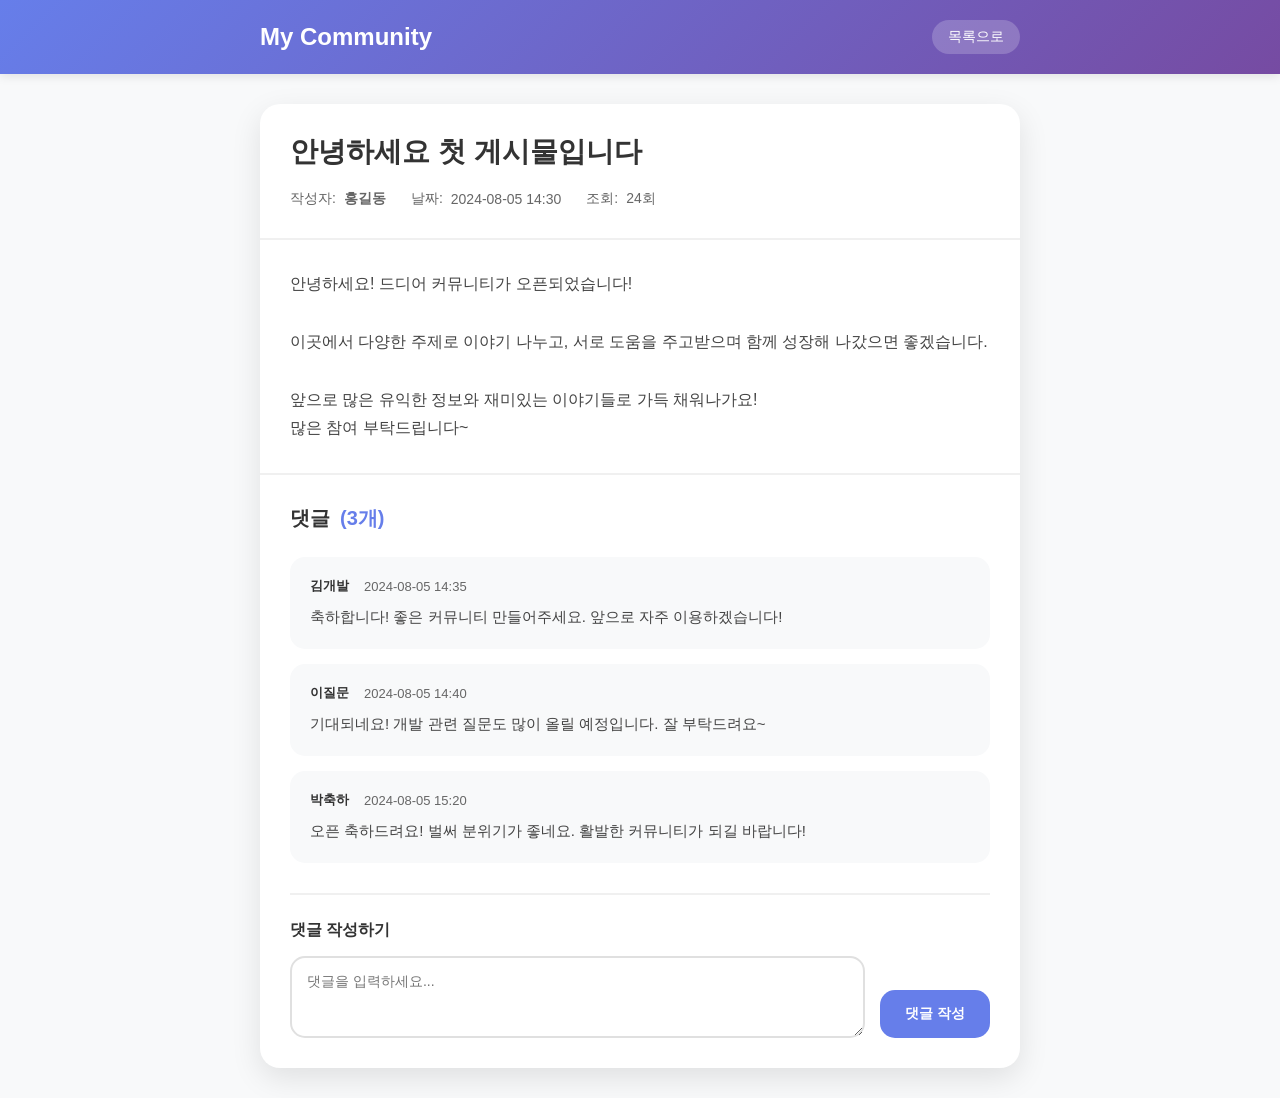
<file: lesson2/sample-post-detail.html>
<!DOCTYPE html>
<html lang="ko">
<head>
    <meta charset="UTF-8">
    <meta name="viewport" content="width=device-width, initial-scale=1.0">
    <title>My Community - 게시물 상세</title>
    <style>
        * {
            margin: 0;
            padding: 0;
            box-sizing: border-box;
        }

        body {
            font-family: -apple-system, BlinkMacSystemFont, 'Segoe UI', Roboto, sans-serif;
            background: #f8f9fa;
            min-height: 100vh;
        }

        .header {
            background: linear-gradient(135deg, #667eea 0%, #764ba2 100%);
            color: white;
            padding: 20px 0;
            box-shadow: 0 2px 10px rgba(0,0,0,0.1);
        }

        .header-content {
            max-width: 800px;
            margin: 0 auto;
            padding: 0 20px;
            display: flex;
            justify-content: space-between;
            align-items: center;
            flex-wrap: wrap;
            gap: 15px;
        }

        .logo {
            font-size: 24px;
            font-weight: bold;
        }

        .back-btn {
            padding: 8px 16px;
            background: rgba(255,255,255,0.2);
            border: none;
            border-radius: 20px;
            color: white;
            cursor: pointer;
            font-size: 14px;
            transition: background 0.3s ease;
        }

        .back-btn:hover {
            background: rgba(255,255,255,0.3);
        }

        .container {
            max-width: 800px;
            margin: 0 auto;
            padding: 30px 20px;
        }

        .post-container {
            background: white;
            border-radius: 20px;
            overflow: hidden;
            box-shadow: 0 10px 30px rgba(0,0,0,0.1);
        }

        .post-header {
            padding: 30px;
            border-bottom: 2px solid #f0f0f0;
        }

        .post-title {
            color: #333;
            font-size: 28px;
            font-weight: bold;
            margin-bottom: 20px;
            line-height: 1.3;
        }

        .post-meta {
            display: flex;
            align-items: center;
            gap: 25px;
            color: #666;
            font-size: 14px;
            flex-wrap: wrap;
        }

        .meta-item {
            display: flex;
            align-items: center;
            gap: 8px;
        }

        .post-content {
            padding: 30px;
            border-bottom: 2px solid #f0f0f0;
        }

        .post-text {
            color: #444;
            font-size: 16px;
            line-height: 1.8;
            margin-bottom: 0;
        }

        .comments-section {
            padding: 30px;
        }

        .comments-header {
            color: #333;
            font-size: 20px;
            font-weight: 600;
            margin-bottom: 25px;
            display: flex;
            align-items: center;
            gap: 10px;
        }

        .comment-item {
            background: #f8f9fa;
            border-radius: 15px;
            padding: 20px;
            margin-bottom: 15px;
            transition: all 0.3s ease;
        }

        .comment-item:hover {
            background: #e9ecef;
            transform: translateX(5px);
        }

        .comment-meta {
            display: flex;
            align-items: center;
            gap: 15px;
            margin-bottom: 10px;
            color: #666;
            font-size: 13px;
        }

        .comment-author {
            font-weight: 600;
            color: #333;
        }

        .comment-text {
            color: #444;
            font-size: 15px;
            line-height: 1.6;
        }

        .comment-form {
            margin-top: 30px;
            padding-top: 25px;
            border-top: 2px solid #f0f0f0;
        }

        .comment-form h4 {
            color: #333;
            margin-bottom: 15px;
            font-size: 16px;
        }

        .comment-input-group {
            display: flex;
            gap: 15px;
            align-items: flex-end;
        }

        .comment-textarea {
            flex: 1;
            padding: 15px;
            border: 2px solid #e0e0e0;
            border-radius: 15px;
            font-size: 14px;
            resize: vertical;
            min-height: 80px;
            font-family: inherit;
            transition: border-color 0.3s ease;
        }

        .comment-textarea:focus {
            outline: none;
            border-color: #667eea;
            box-shadow: 0 0 0 3px rgba(102, 126, 234, 0.1);
        }

        .comment-submit {
            padding: 15px 25px;
            background: #667eea;
            color: white;
            border: none;
            border-radius: 15px;
            font-size: 14px;
            font-weight: 600;
            cursor: pointer;
            transition: all 0.3s ease;
            white-space: nowrap;
        }

        .comment-submit:hover {
            background: #5a67d8;
            transform: translateY(-2px);
        }

        @media (max-width: 600px) {
            .header-content {
                flex-direction: column;
                text-align: center;
            }

            .post-title {
                font-size: 24px;
            }

            .post-meta {
                flex-direction: column;
                align-items: flex-start;
                gap: 10px;
            }

            .comment-input-group {
                flex-direction: column;
            }

            .comment-submit {
                width: 100%;
            }
        }
    </style>
</head>
<body>
    <header class="header">
        <div class="header-content">
            <div class="logo">My Community</div>
            <button class="back-btn" onclick="alert('게시물 목록으로 돌아갑니다!')">목록으로</button>
        </div>
    </header>

    <div class="container">
        <div class="post-container">
            <!-- 게시물 헤더 -->
            <div class="post-header">
                <h1 class="post-title">안녕하세요 첫 게시물입니다</h1>
                <div class="post-meta">
                    <span class="meta-item">
                        <span>작성자:</span>
                        <span><strong>홍길동</strong></span>
                    </span>
                    <span class="meta-item">
                        <span>날짜:</span>
                        <span>2024-08-05 14:30</span>
                    </span>
                    <span class="meta-item">
                        <span>조회:</span>
                        <span>24회</span>
                    </span>
                </div>
            </div>

            <!-- 게시물 내용 -->
            <div class="post-content">
                <p class="post-text">
                    안녕하세요! 드디어 커뮤니티가 오픈되었습니다!<br><br>

                    이곳에서 다양한 주제로 이야기 나누고, 서로 도움을 주고받으며 함께 성장해 나갔으면 좋겠습니다.<br><br>

                    앞으로 많은 유익한 정보와 재미있는 이야기들로 가득 채워나가요!<br>
                    많은 참여 부탁드립니다~
                </p>
            </div>

            <!-- 댓글 섹션 -->
            <div class="comments-section">
                <h3 class="comments-header">
                    댓글 <span style="color: #667eea;">(3개)</span>
                </h3>

                <!-- 댓글 목록 -->
                <div class="comment-item">
                    <div class="comment-meta">
                        <span class="comment-author">김개발</span>
                        <span>2024-08-05 14:35</span>
                    </div>
                    <p class="comment-text">축하합니다! 좋은 커뮤니티 만들어주세요. 앞으로 자주 이용하겠습니다!</p>
                </div>

                <div class="comment-item">
                    <div class="comment-meta">
                        <span class="comment-author">이질문</span>
                        <span>2024-08-05 14:40</span>
                    </div>
                    <p class="comment-text">기대되네요! 개발 관련 질문도 많이 올릴 예정입니다. 잘 부탁드려요~</p>
                </div>

                <div class="comment-item">
                    <div class="comment-meta">
                        <span class="comment-author">박축하</span>
                        <span>2024-08-05 15:20</span>
                    </div>
                    <p class="comment-text">오픈 축하드려요! 벌써 분위기가 좋네요. 활발한 커뮤니티가 되길 바랍니다!</p>
                </div>

                <!-- 댓글 작성 폼 -->
                <div class="comment-form">
                    <h4>댓글 작성하기</h4>
                    <div class="comment-input-group">
                        <textarea class="comment-textarea" placeholder="댓글을 입력하세요..." rows="3"></textarea>
                        <button class="comment-submit" onclick="submitComment()">댓글 작성</button>
                    </div>
                </div>
            </div>
        </div>
    </div>

    <script>
        function submitComment() {
            var textarea = document.querySelector('.comment-textarea');
            var text = textarea.value.trim();

            if (!text) {
                alert('댓글 내용을 입력해주세요!');
                return;
            }

            alert('댓글이 작성되었습니다!\n(실제로는 데이터베이스에 저장됩니다)');
            textarea.value = '';
        }

        // 댓글 입력창 포커스 효과
        document.querySelector('.comment-textarea').addEventListener('focus', function() {
            this.parentElement.style.transform = 'scale(1.01)';
            this.parentElement.style.transition = 'transform 0.2s ease';
        });

        document.querySelector('.comment-textarea').addEventListener('blur', function() {
            this.parentElement.style.transform = 'scale(1)';
        });

        // Enter 키로 댓글 작성 (Shift+Enter는 줄바꿈)
        document.querySelector('.comment-textarea').addEventListener('keydown', function(e) {
            if (e.key === 'Enter' && !e.shiftKey) {
                e.preventDefault();
                submitComment();
            }
        });
    </script>
</body>
</html>
</file>
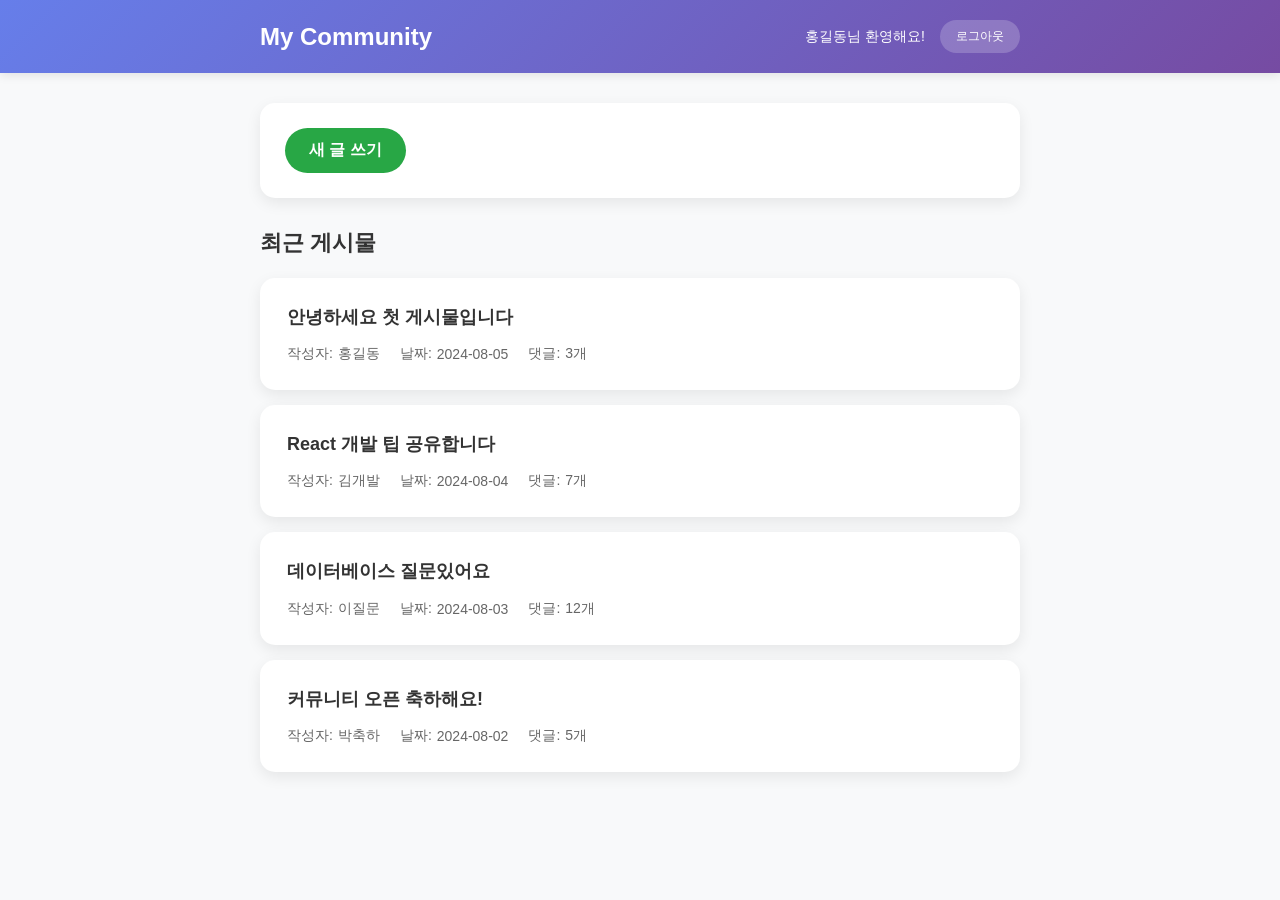
<file: lesson2/sample-posts.html>
<!DOCTYPE html>
<html lang="ko">
<head>
    <meta charset="UTF-8">
    <meta name="viewport" content="width=device-width, initial-scale=1.0">
    <title>My Community - 게시물 목록</title>
    <style>
        * {
            margin: 0;
            padding: 0;
            box-sizing: border-box;
        }

        body {
            font-family: -apple-system, BlinkMacSystemFont, 'Segoe UI', Roboto, sans-serif;
            background: #f8f9fa;
            min-height: 100vh;
        }

        .header {
            background: linear-gradient(135deg, #667eea 0%, #764ba2 100%);
            color: white;
            padding: 20px 0;
            box-shadow: 0 2px 10px rgba(0,0,0,0.1);
        }

        .header-content {
            max-width: 800px;
            margin: 0 auto;
            padding: 0 20px;
            display: flex;
            justify-content: space-between;
            align-items: center;
            flex-wrap: wrap;
            gap: 15px;
        }

        .logo {
            font-size: 24px;
            font-weight: bold;
        }

        .user-info {
            display: flex;
            align-items: center;
            gap: 15px;
            flex-wrap: wrap;
        }

        .welcome {
            font-size: 14px;
        }

        .logout-btn {
            padding: 8px 16px;
            background: rgba(255,255,255,0.2);
            border: none;
            border-radius: 20px;
            color: white;
            cursor: pointer;
            font-size: 12px;
            transition: background 0.3s ease;
        }

        .logout-btn:hover {
            background: rgba(255,255,255,0.3);
        }

        .container {
            max-width: 800px;
            margin: 0 auto;
            padding: 30px 20px;
        }

        .new-post-section {
            background: white;
            border-radius: 15px;
            padding: 25px;
            margin-bottom: 30px;
            box-shadow: 0 5px 15px rgba(0,0,0,0.08);
        }

        .new-post-btn {
            display: inline-flex;
            align-items: center;
            gap: 10px;
            padding: 12px 24px;
            background: #28a745;
            color: white;
            border: none;
            border-radius: 25px;
            font-size: 16px;
            font-weight: 600;
            cursor: pointer;
            transition: all 0.3s ease;
        }

        .new-post-btn:hover {
            background: #218838;
            transform: translateY(-2px);
        }

        .posts-section h2 {
            color: #333;
            margin-bottom: 20px;
            font-size: 22px;
        }

        .post-item {
            background: white;
            border-radius: 15px;
            padding: 25px;
            margin-bottom: 15px;
            box-shadow: 0 5px 15px rgba(0,0,0,0.08);
            cursor: pointer;
            transition: all 0.3s ease;
            border: 2px solid transparent;
        }

        .post-item:hover {
            transform: translateY(-3px);
            box-shadow: 0 10px 25px rgba(0,0,0,0.12);
            border-color: #667eea;
        }

        .post-title {
            color: #333;
            font-size: 18px;
            font-weight: 600;
            margin-bottom: 15px;
            line-height: 1.4;
        }

        .post-meta {
            display: flex;
            align-items: center;
            gap: 20px;
            color: #666;
            font-size: 14px;
            flex-wrap: wrap;
        }

        .meta-item {
            display: flex;
            align-items: center;
            gap: 5px;
        }

        .empty-state {
            text-align: center;
            padding: 60px 20px;
            color: #666;
        }

        .empty-state h3 {
            margin-bottom: 10px;
            color: #999;
        }

        @media (max-width: 600px) {
            .header-content {
                flex-direction: column;
                text-align: center;
            }

            .user-info {
                justify-content: center;
            }

            .post-title {
                font-size: 16px;
            }

            .post-meta {
                flex-direction: column;
                align-items: flex-start;
                gap: 8px;
            }
        }
    </style>
</head>
<body>
    <header class="header">
        <div class="header-content">
            <div class="logo">My Community</div>
            <div class="user-info">
                <span class="welcome">홍길동님 환영해요!</span>
                <button class="logout-btn" onclick="alert('로그아웃 되었습니다!')">로그아웃</button>
            </div>
        </div>
    </header>

    <div class="container">
        <div class="new-post-section">
            <button class="new-post-btn" onclick="alert('새 글 작성 페이지로 이동합니다!')">
                새 글 쓰기
            </button>
        </div>

        <div class="posts-section">
            <h2>최근 게시물</h2>

            <div class="post-item" onclick="openPost(1)">
                <h3 class="post-title">안녕하세요 첫 게시물입니다</h3>
                <div class="post-meta">
                    <span class="meta-item">
                        <span>작성자:</span>
                        <span>홍길동</span>
                    </span>
                    <span class="meta-item">
                        <span>날짜:</span>
                        <span>2024-08-05</span>
                    </span>
                    <span class="meta-item">
                        <span>댓글:</span>
                        <span>3개</span>
                    </span>
                </div>
            </div>

            <div class="post-item" onclick="openPost(2)">
                <h3 class="post-title">React 개발 팁 공유합니다</h3>
                <div class="post-meta">
                    <span class="meta-item">
                        <span>작성자:</span>
                        <span>김개발</span>
                    </span>
                    <span class="meta-item">
                        <span>날짜:</span>
                        <span>2024-08-04</span>
                    </span>
                    <span class="meta-item">
                        <span>댓글:</span>
                        <span>7개</span>
                    </span>
                </div>
            </div>

            <div class="post-item" onclick="openPost(3)">
                <h3 class="post-title">데이터베이스 질문있어요</h3>
                <div class="post-meta">
                    <span class="meta-item">
                        <span>작성자:</span>
                        <span>이질문</span>
                    </span>
                    <span class="meta-item">
                        <span>날짜:</span>
                        <span>2024-08-03</span>
                    </span>
                    <span class="meta-item">
                        <span>댓글:</span>
                        <span>12개</span>
                    </span>
                </div>
            </div>

            <div class="post-item" onclick="openPost(4)">
                <h3 class="post-title">커뮤니티 오픈 축하해요!</h3>
                <div class="post-meta">
                    <span class="meta-item">
                        <span>작성자:</span>
                        <span>박축하</span>
                    </span>
                    <span class="meta-item">
                        <span>날짜:</span>
                        <span>2024-08-02</span>
                    </span>
                    <span class="meta-item">
                        <span>댓글:</span>
                        <span>5개</span>
                    </span>
                </div>
            </div>
        </div>
    </div>

    <script>
        function openPost(postId) {
            alert('게시물 ' + postId + '번 상세 페이지로 이동합니다!\n(실제로는 게시물 상세 페이지가 열립니다)');
        }

        // 게시물에 호버 효과 추가
        document.querySelectorAll('.post-item').forEach(post => {
            post.addEventListener('mouseenter', function() {
                this.style.background = 'linear-gradient(135deg, #f8f9ff 0%, #fff5f5 100%)';
            });

            post.addEventListener('mouseleave', function() {
                this.style.background = 'white';
            });
        });
    </script>
</body>
</html>
</file>
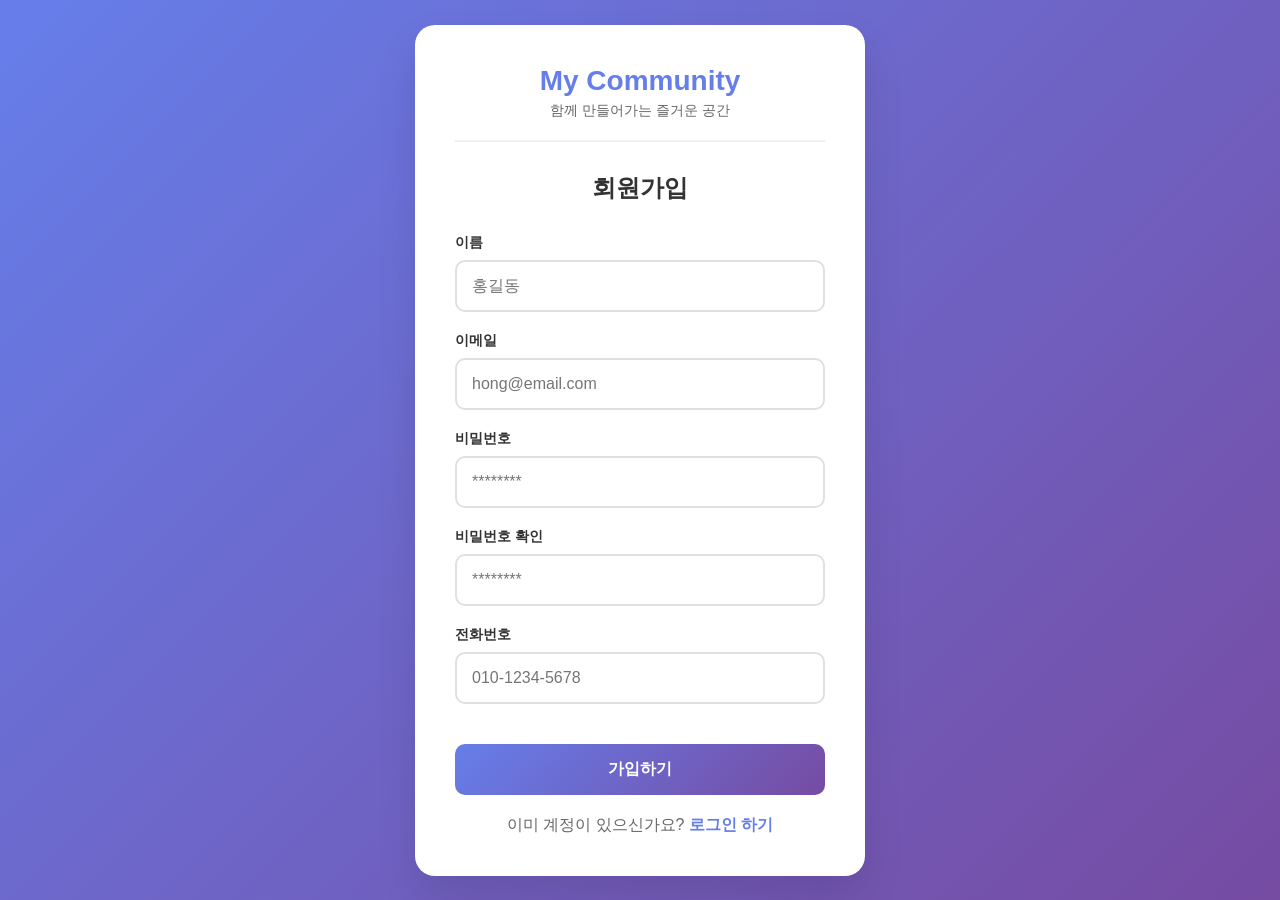
<file: lesson2/sample-signup.html>
<!DOCTYPE html>
<html lang="ko">
<head>
    <meta charset="UTF-8">
    <meta name="viewport" content="width=device-width, initial-scale=1.0">
    <title>My Community - 회원가입</title>
    <style>
        * {
            margin: 0;
            padding: 0;
            box-sizing: border-box;
        }

        body {
            font-family: -apple-system, BlinkMacSystemFont, 'Segoe UI', Roboto, sans-serif;
            background: linear-gradient(135deg, #667eea 0%, #764ba2 100%);
            min-height: 100vh;
            display: flex;
            align-items: center;
            justify-content: center;
            padding: 20px;
        }

        .signup-container {
            background: white;
            border-radius: 20px;
            box-shadow: 0 20px 40px rgba(0,0,0,0.1);
            padding: 40px;
            width: 100%;
            max-width: 450px;
        }

        .logo {
            text-align: center;
            margin-bottom: 30px;
            padding-bottom: 20px;
            border-bottom: 2px solid #f0f0f0;
        }

        .logo h1 {
            color: #667eea;
            font-size: 28px;
            margin-bottom: 5px;
        }

        .logo p {
            color: #666;
            font-size: 14px;
        }

        .form-title {
            text-align: center;
            color: #333;
            margin-bottom: 30px;
            font-size: 24px;
            font-weight: 600;
        }

        .form-group {
            margin-bottom: 20px;
        }

        .form-group label {
            display: block;
            margin-bottom: 8px;
            color: #333;
            font-weight: 600;
            font-size: 14px;
        }

        .form-group input {
            width: 100%;
            padding: 15px;
            border: 2px solid #e0e0e0;
            border-radius: 10px;
            font-size: 16px;
            transition: border-color 0.3s ease;
        }

        .form-group input:focus {
            outline: none;
            border-color: #667eea;
            box-shadow: 0 0 0 3px rgba(102, 126, 234, 0.1);
        }

        .signup-btn {
            width: 100%;
            padding: 15px;
            background: linear-gradient(135deg, #667eea 0%, #764ba2 100%);
            color: white;
            border: none;
            border-radius: 10px;
            font-size: 16px;
            font-weight: 600;
            cursor: pointer;
            transition: transform 0.2s ease;
            margin-top: 20px;
        }

        .signup-btn:hover {
            transform: translateY(-2px);
        }

        .login-link {
            text-align: center;
            margin-top: 20px;
            color: #666;
        }

        .login-link a {
            color: #667eea;
            text-decoration: none;
            font-weight: 600;
        }

        .login-link a:hover {
            text-decoration: underline;
        }

        @media (max-width: 480px) {
            .signup-container {
                padding: 30px 20px;
            }

            .logo h1 {
                font-size: 24px;
            }

            .form-title {
                font-size: 20px;
            }
        }
    </style>
</head>
<body>
    <div class="signup-container">
        <div class="logo">
            <h1>My Community</h1>
            <p>함께 만들어가는 즐거운 공간</p>
        </div>

        <h2 class="form-title">회원가입</h2>

        <form>
            <div class="form-group">
                <label for="name">이름</label>
                <input type="text" id="name" name="name" placeholder="홍길동" required>
            </div>

            <div class="form-group">
                <label for="email">이메일</label>
                <input type="email" id="email" name="email" placeholder="hong@email.com" required>
            </div>

            <div class="form-group">
                <label for="password">비밀번호</label>
                <input type="password" id="password" name="password" placeholder="********" required>
            </div>

            <div class="form-group">
                <label for="confirm-password">비밀번호 확인</label>
                <input type="password" id="confirm-password" name="confirm-password" placeholder="********" required>
            </div>

            <div class="form-group">
                <label for="phone">전화번호</label>
                <input type="tel" id="phone" name="phone" placeholder="010-1234-5678" required>
            </div>

            <button type="submit" class="signup-btn">가입하기</button>
        </form>

        <div class="login-link">
            이미 계정이 있으신가요? <a href="#" onclick="alert('로그인 페이지로 이동합니다!')">로그인 하기</a>
        </div>
    </div>

    <script>
        // 폼 제출 시 데이터 확인
        document.querySelector('form').addEventListener('submit', function(e) {
            e.preventDefault();
            alert('회원가입이 완료되었습니다!\n(실제로는 데이터베이스에 저장됩니다)');
        });

        // 입력 필드에 포커스 효과
        document.querySelectorAll('input').forEach(input => {
            input.addEventListener('focus', function() {
                this.parentElement.style.transform = 'scale(1.02)';
                this.parentElement.style.transition = 'transform 0.2s ease';
            });

            input.addEventListener('blur', function() {
                this.parentElement.style.transform = 'scale(1)';
            });
        });
    </script>
</body>
</html>
</file>
